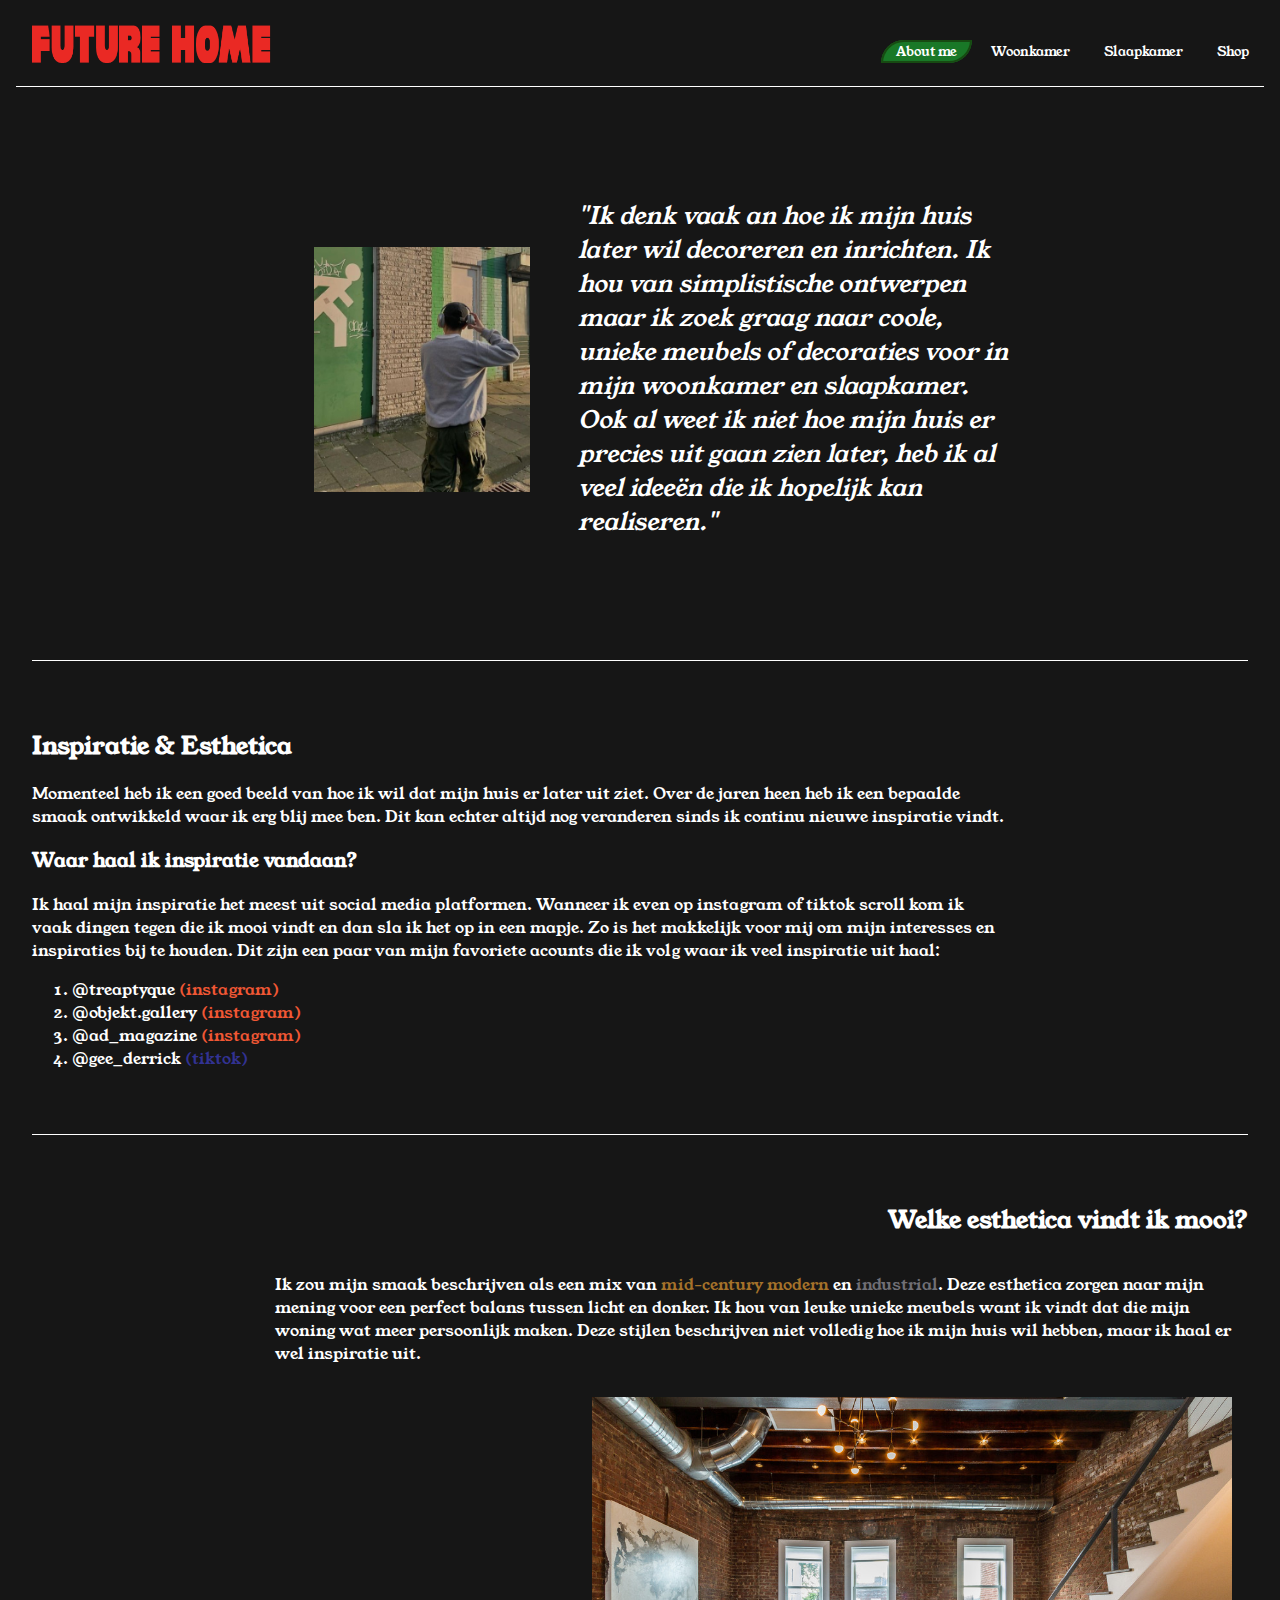
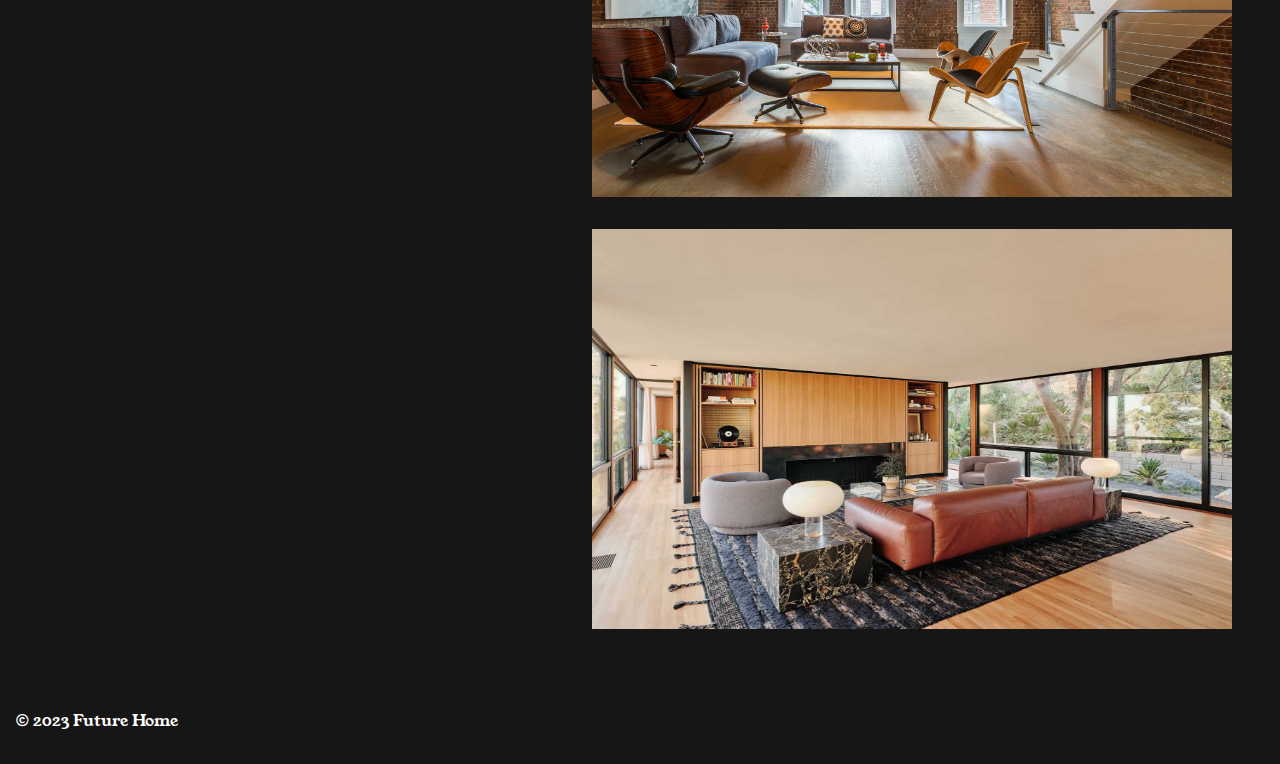
<file: aboutme.html>
<!DOCTYPE html>
<html lang="nl">

<head>
    <meta charset="UTF-8">
    <meta name="viewport" content="width=device-width, initial-scale=1.0">
    <title>Future home</title>
    <link rel="preconnect" href="https://fonts.googleapis.com">
    <link rel="preconnect" href="https://fonts.gstatic.com" crossorigin>
    <link href="https://fonts.googleapis.com/css2?family=Anton&family=Young+Serif&display=swap" rel="stylesheet">
    <link rel="preconnect" href="https://fonts.googleapis.com">
    <link rel="preconnect" href="https://fonts.gstatic.com" crossorigin>
    <link href="https://fonts.googleapis.com/css2?family=Young+Serif&display=swap" rel="stylesheet">
    <link rel="stylesheet" href="styleblad.css">
</head>

<body>
    <header>
        <a href="index.html"><img src="img/Asset5.png" alt="titel"></a>
        <nav>
            <a href="aboutme.html" class="currentpage">About me</a>
            <a href="livingroom.html">Woonkamer</a>
            <a href="bedroom.html">Slaapkamer</a>
            <a href="Shop.html">Shop</a>
        </nav>
    </header>

    <main>
        <blockquote>
            <img src="img/me.jpg" alt="pf">

            "Ik denk vaak an hoe ik mijn huis later wil decoreren en inrichten. Ik hou van simplistische ontwerpen
            maar
            ik zoek graag naar coole, unieke meubels of decoraties voor in mijn woonkamer en slaapkamer. Ook
            al
            weet ik niet hoe mijn huis er precies uit gaan zien later, heb ik al veel ideeën die ik hopelijk kan
            realiseren."
        </blockquote>

        <section class="inspo">
            <h2>Inspiratie & Esthetica</h2>
            <p>Momenteel heb ik een goed beeld van hoe ik wil dat mijn
                huis er later uit ziet. Over de jaren heen heb ik een bepaalde
                smaak ontwikkeld waar ik erg blij mee ben. Dit kan echter altijd
                nog veranderen sinds ik continu nieuwe inspiratie vindt.</p>

            <h3>Waar haal ik inspiratie vandaan?</h3>
            <p>Ik haal mijn inspiratie het meest uit social media platformen. Wanneer ik even op instagram of
                tiktok
                scroll
                kom ik vaak dingen tegen die ik mooi vindt en dan sla ik het op in een mapje. Zo is het makkelijk
                voor
                mij
                om mijn interesses en inspiraties bij te houden. Dit zijn een paar van mijn favoriete acounts die ik
                volg
                waar ik veel inspiratie uit haal:</p>

            <ol>
                <li>@treaptyque <span>(instagram)</span></li>
                <li>@objekt.gallery <span>(instagram)</span></li>
                <li>@ad_magazine <span>(instagram)</span></li>
                <li>@gee_derrick <span>(tiktok)</span></li>
            </ol>
        </section>

        <section class="esthetica">
            <h2>Welke esthetica vindt ik mooi?</h2>
            <p>
                Ik zou mijn smaak beschrijven als een mix van <span>mid-century modern</span> en
                <span>industrial</span>. Deze esthetica
                zorgen naar mijn mening voor een perfect balans tussen licht en donker. Ik hou van leuke unieke
                meubels
                want
                ik vindt dat die mijn woning wat meer persoonlijk maken. Deze stijlen beschrijven niet volledig hoe
                ik
                mijn
                huis
                wil hebben, maar ik haal er wel inspiratie uit.
            </p>
            <img src="img/industrial.jpg" alt="industrial">
            <img src="img/mid.jpg" alt="mid-century">
        </section>
    </main>

    <footer>
        <p>&copy; 2023 Future Home</p>
    </footer>

</body>

</html>
</file>
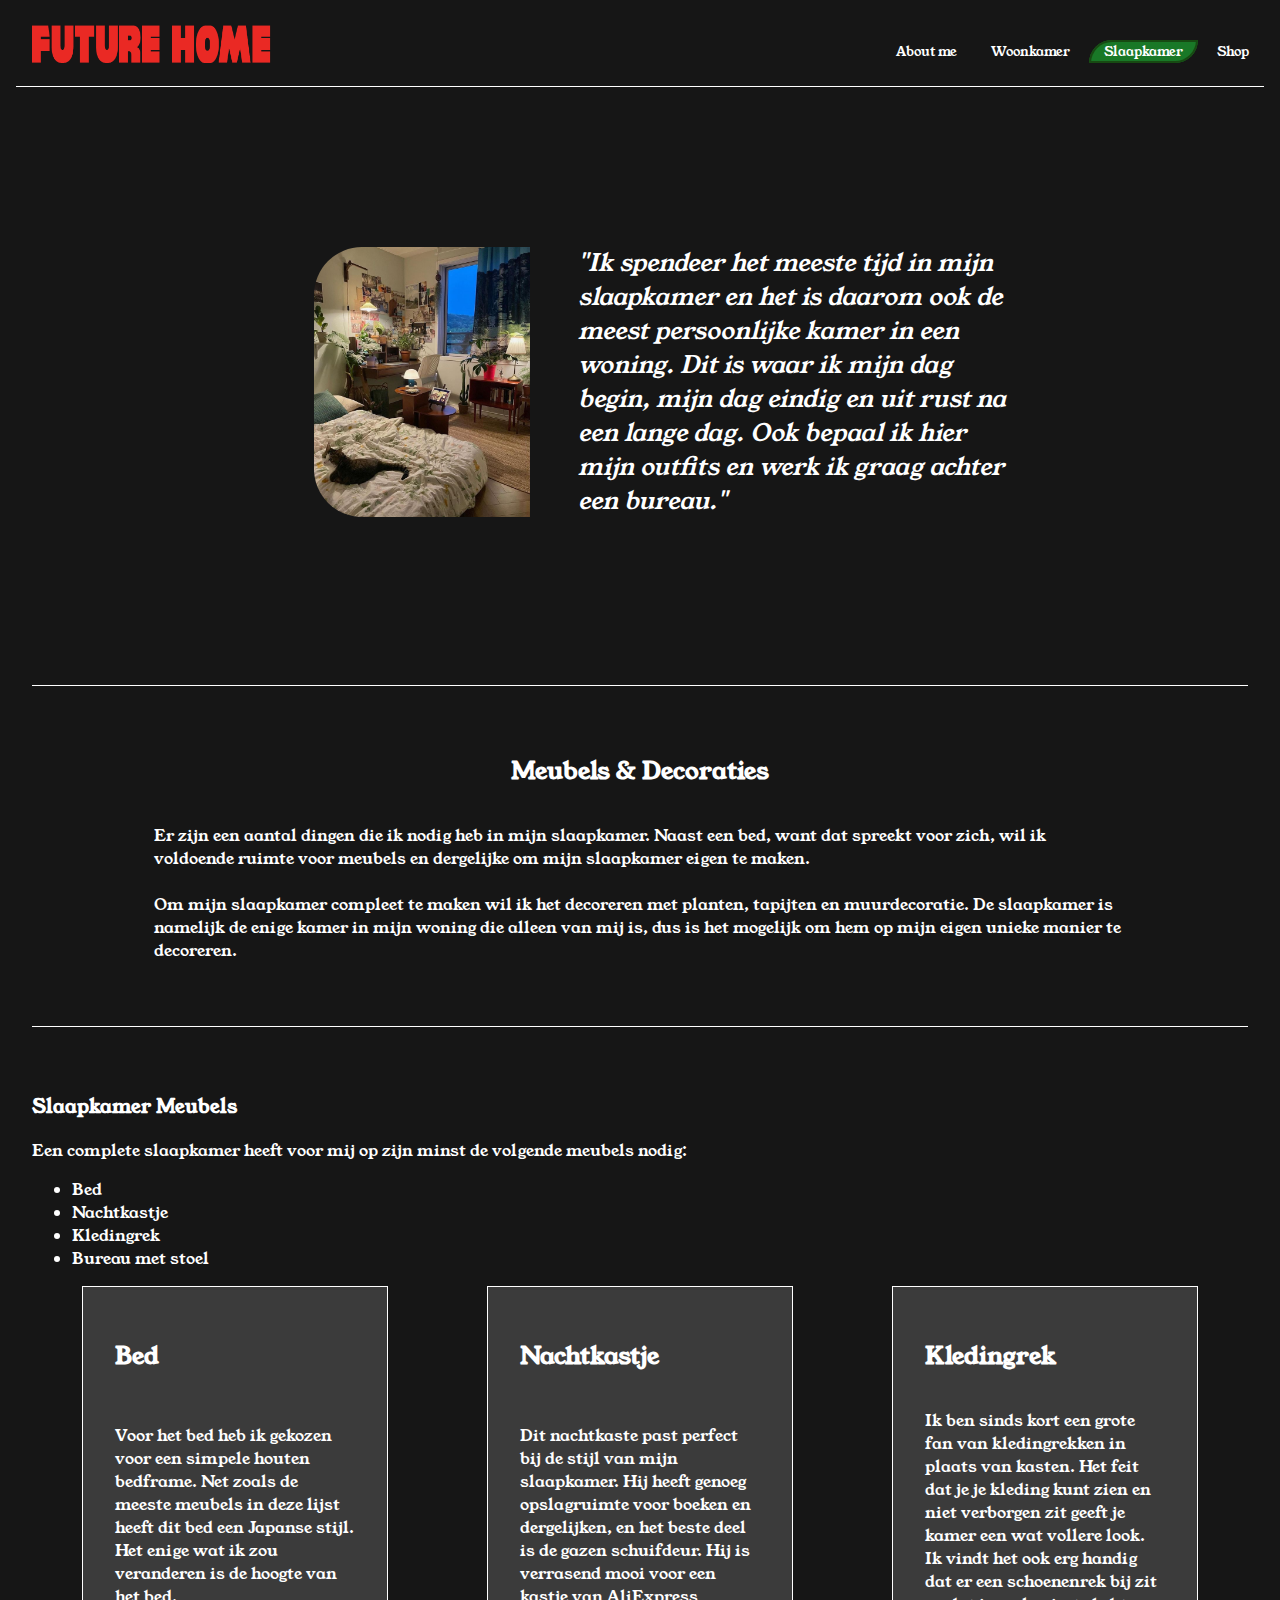
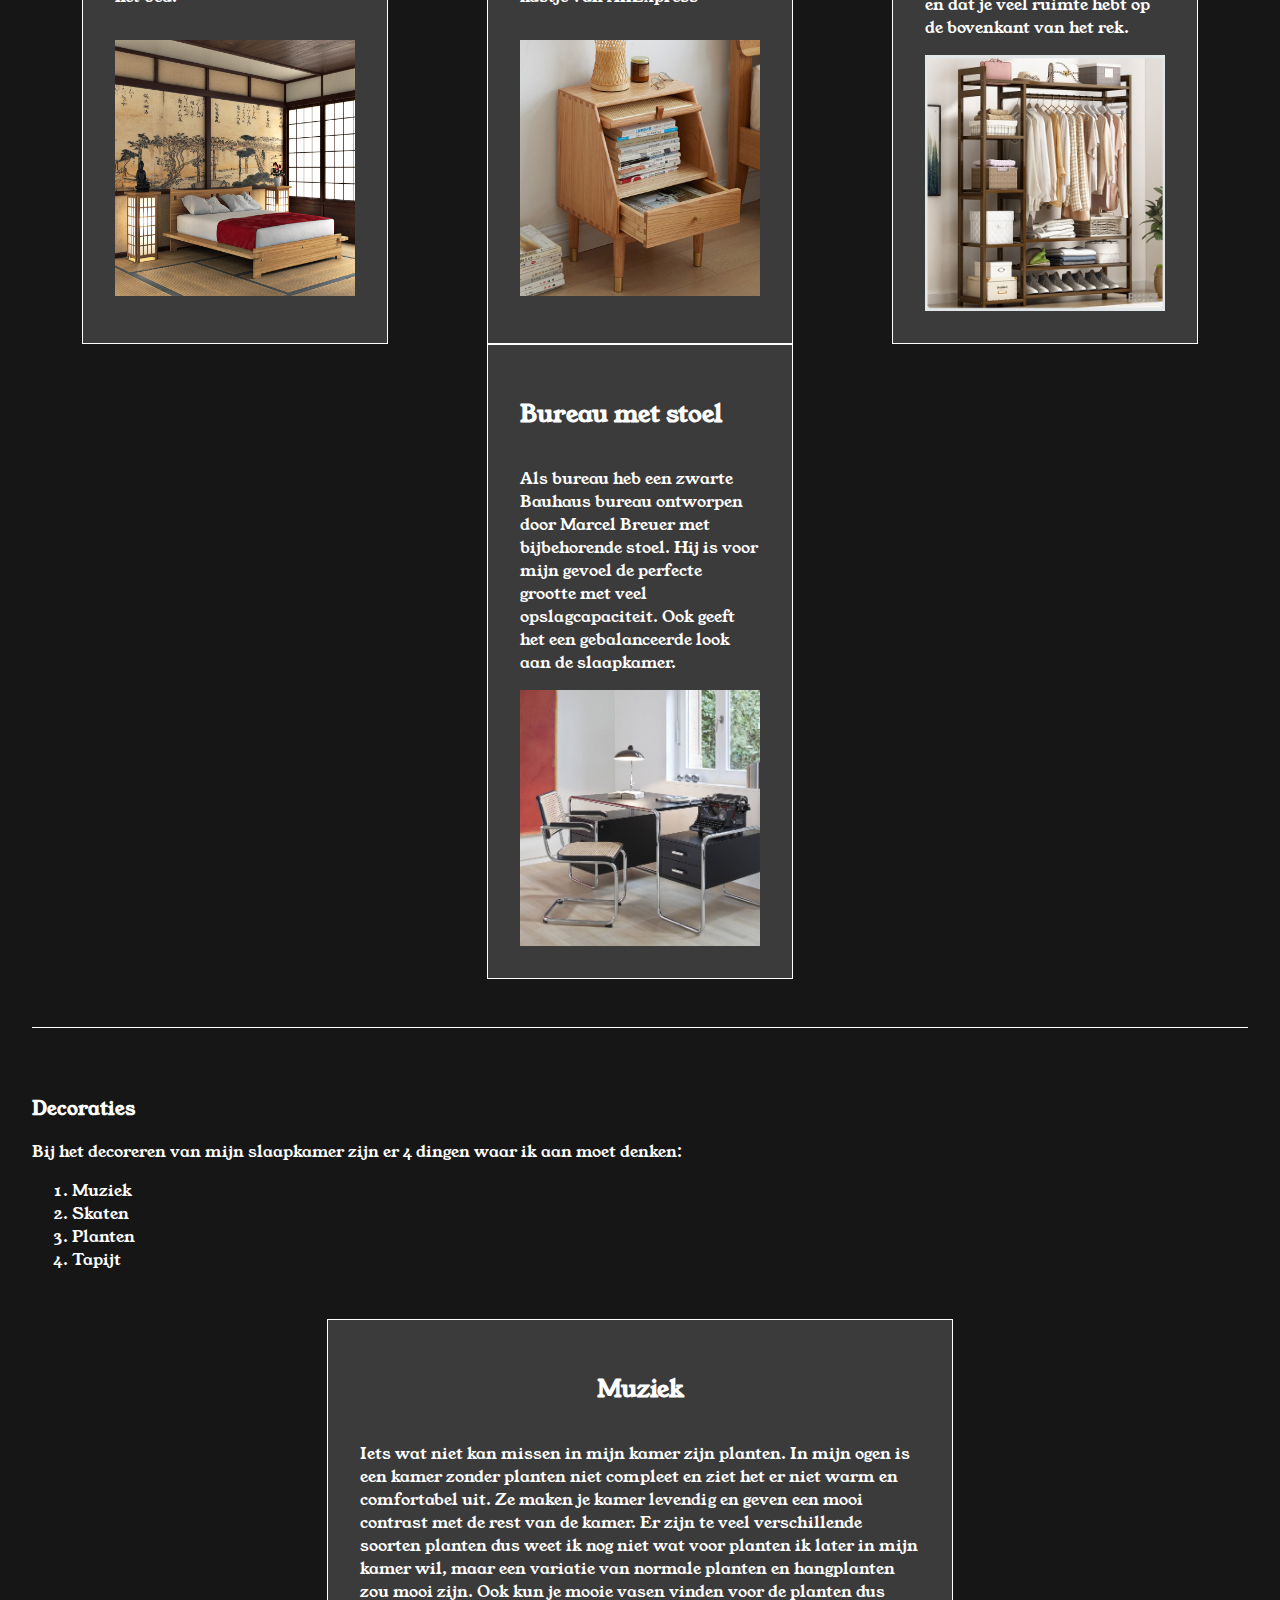
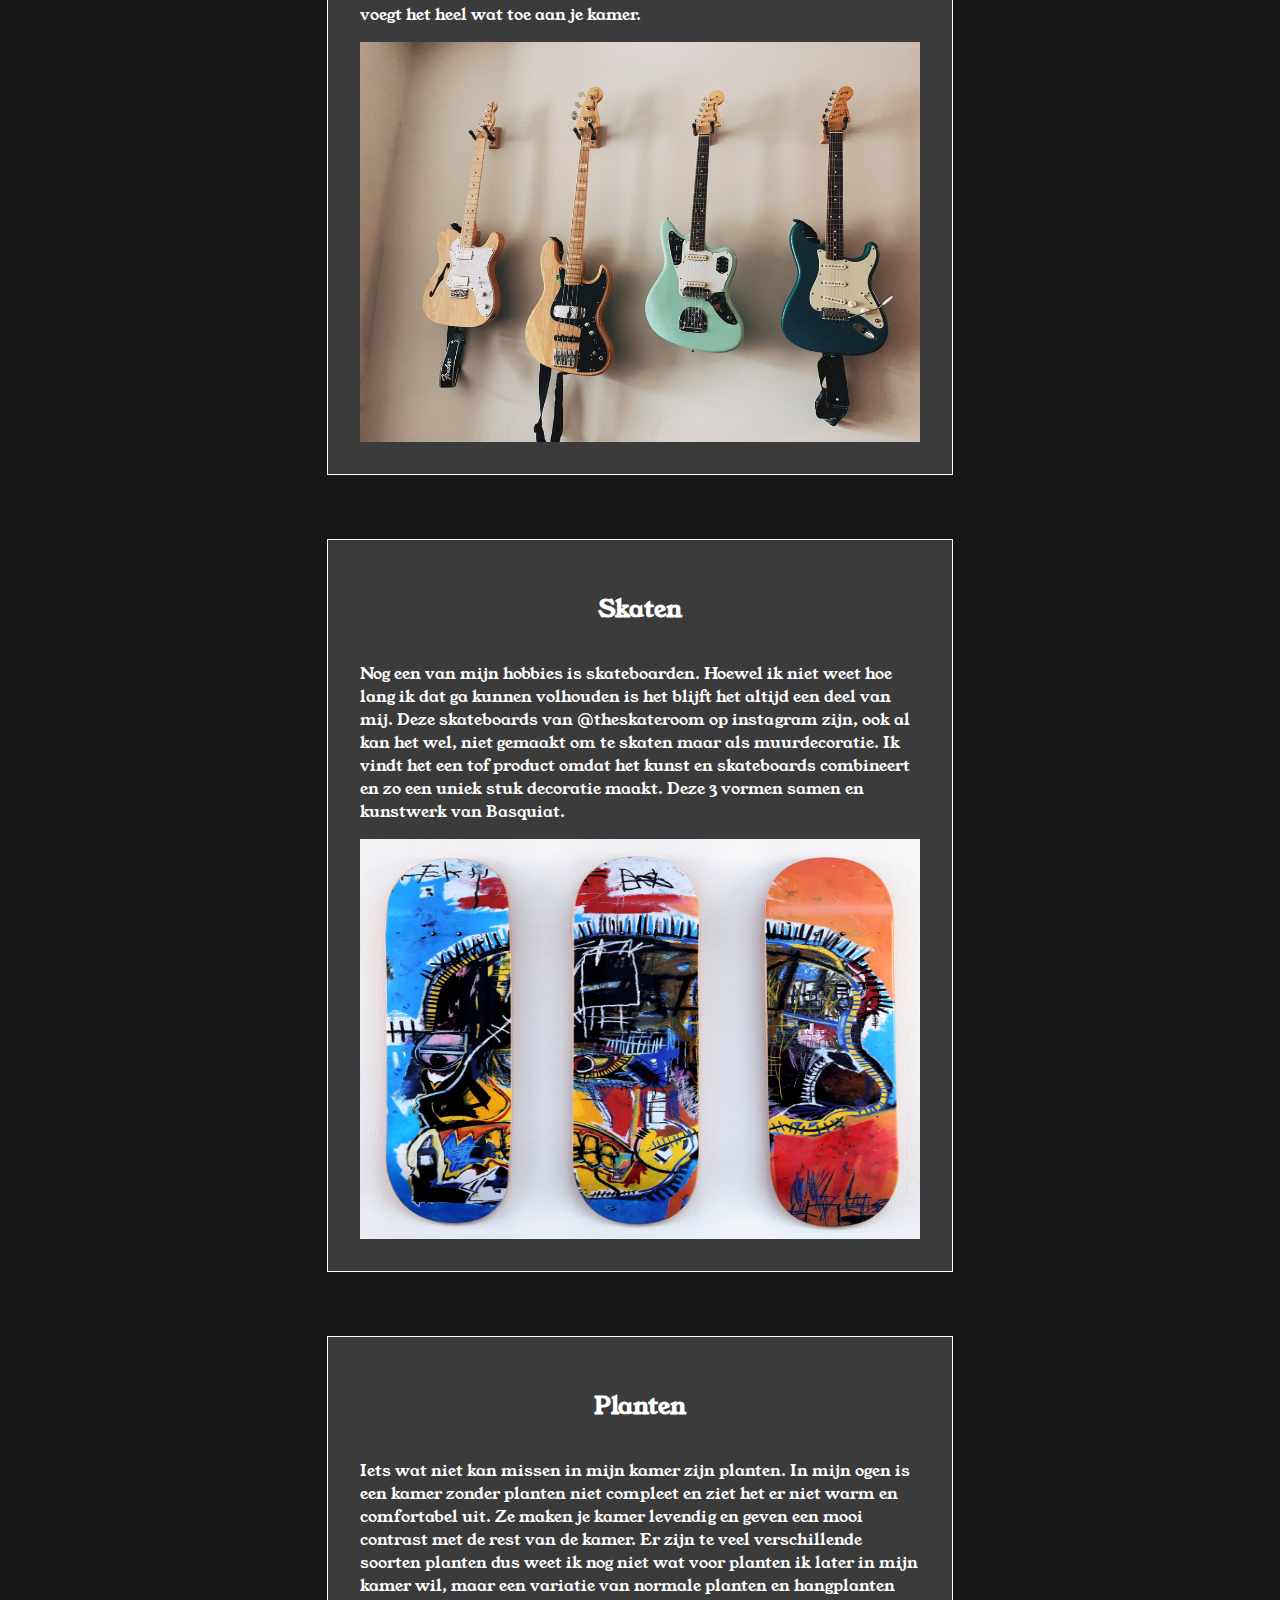
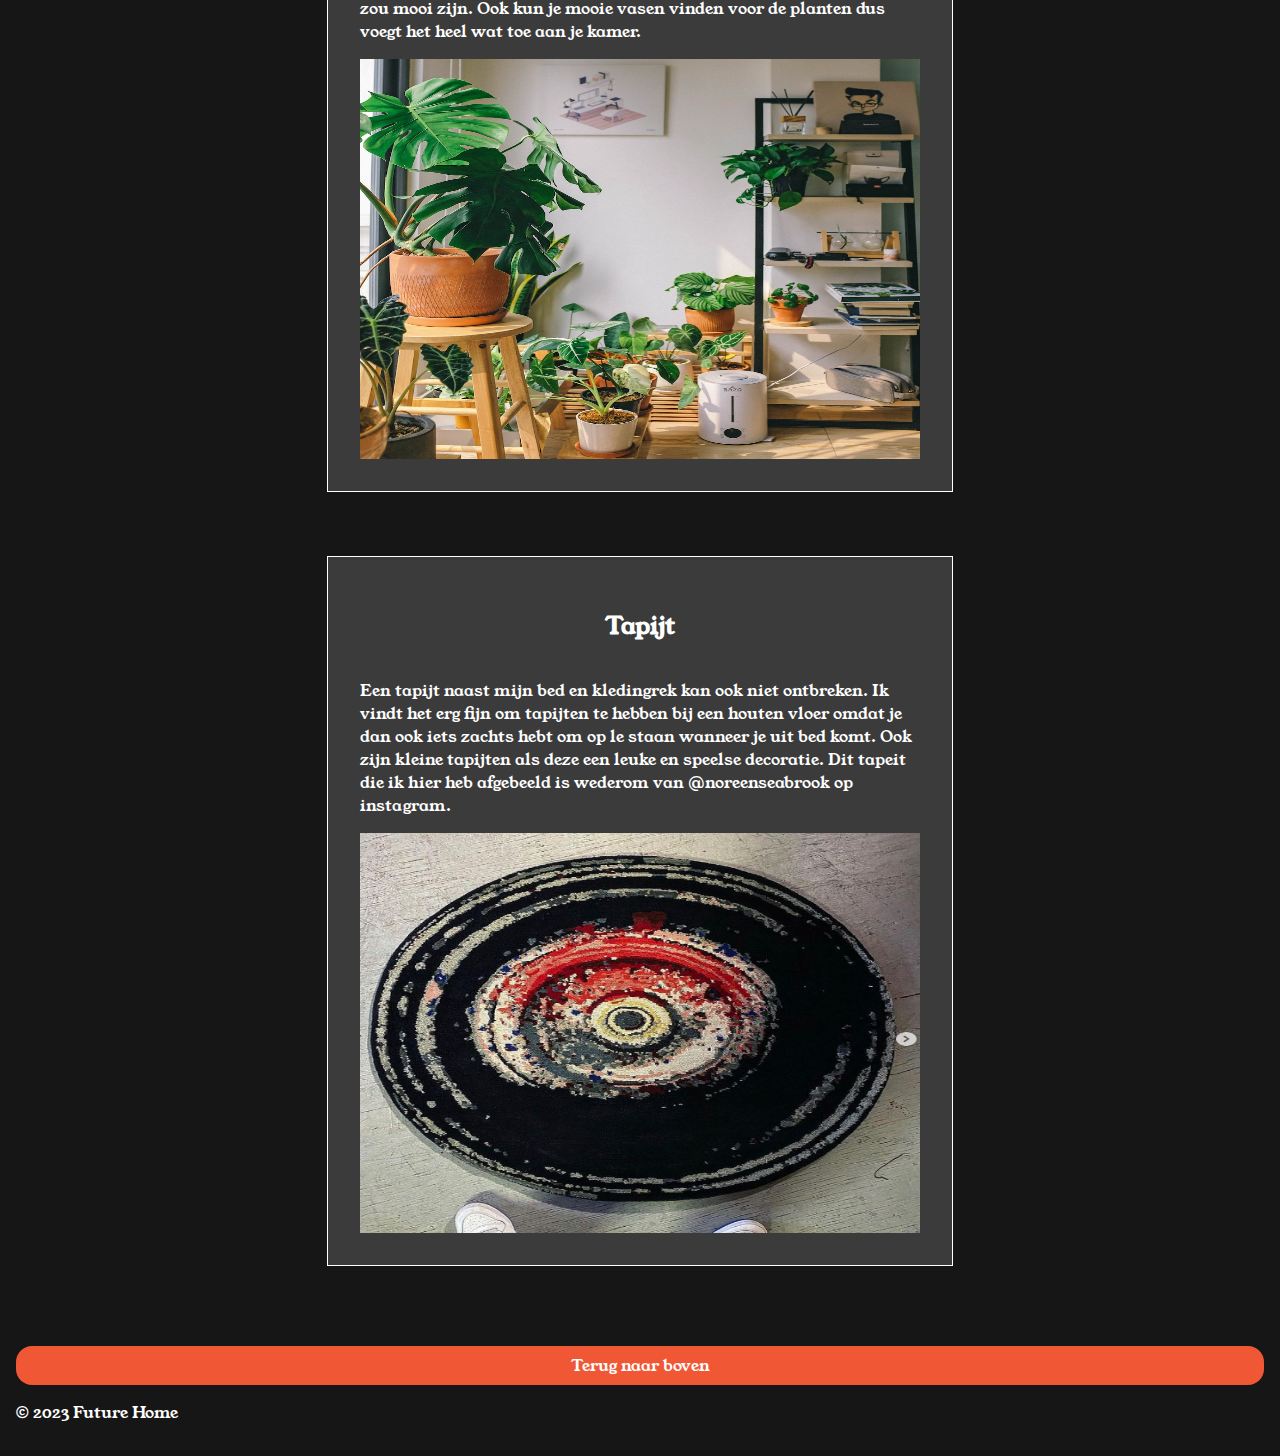
<file: bedroom.html>
<!DOCTYPE html>
<html lang="nl">

<head>
    <meta charset="UTF-8">
    <meta name="viewport" content="width=device-width, initial-scale=1.0">
    <title>Future home</title>
    <link rel="preconnect" href="https://fonts.googleapis.com">
    <link rel="preconnect" href="https://fonts.gstatic.com" crossorigin>
    <link href="https://fonts.googleapis.com/css2?family=Anton&family=Young+Serif&display=swap" rel="stylesheet">
    <link rel="preconnect" href="https://fonts.googleapis.com">
    <link rel="preconnect" href="https://fonts.gstatic.com" crossorigin>
    <link href="https://fonts.googleapis.com/css2?family=Young+Serif&display=swap" rel="stylesheet">
    <link rel="stylesheet" href="styleblad.css">
</head>

<body>
    <header>
        <a href="index.html"><img src="img/Asset5.png" alt="titel"></a>
        <nav>
            <a href="aboutme.html">About me</a>
            <a href="livingroom.html">Woonkamer</a>
            <a href="bedroom.html" class="currentpage">Slaapkamer</a>
            <a href="Shop.html">Shop</a>
        </nav>
    </header>

    <main>
        <blockquote>
            <img src="img/download.jpg" alt="bedroom" class="bedroompf">
            "Ik spendeer het meeste tijd in mijn slaapkamer en het is daarom ook de meest persoonlijke kamer in een
            woning. Dit is waar ik mijn dag begin, mijn dag eindig en uit rust na een lange dag. Ook bepaal ik hier
            mijn
            outfits en werk ik graag achter een bureau."
        </blockquote>

        <section id="sectioncenter">
            <h2>Meubels & Decoraties</h2>

            <p>
                Er zijn een aantal dingen die ik nodig heb in mijn slaapkamer. Naast een bed, want dat spreekt voor
                zich,
                wil ik voldoende ruimte voor meubels en dergelijke om mijn slaapkamer eigen te maken.

                <br><br>

                Om mijn slaapkamer compleet te maken wil ik het decoreren met planten, tapijten en muurdecoratie. De
                slaapkamer is namelijk de enige kamer in mijn woning die alleen van mij is, dus is het mogelijk om
                hem
                op
                mijn eigen unieke manier te decoreren.

            </p>
        </section>

        <section>
            <h3>Slaapkamer Meubels</h3>
            <p>Een complete slaapkamer heeft voor mij op zijn minst de volgende meubels nodig:</p>
            <ul>
                <li>Bed</li>
                <li>Nachtkastje</li>
                <li>Kledingrek</li>
                <li>Bureau met stoel</li>
            </ul>

            <div class="tegelcontainer">

                <article class="tegel">
                    <h2>Bed</h2>
                    <p> Voor het bed heb ik gekozen voor een simpele houten bedframe. Net zoals de meeste meubels in
                        deze
                        lijst
                        heeft dit bed een Japanse stijl. Het enige wat ik zou veranderen is de hoogte van het bed.
                    </p>
                    <img src="img/bed.jpg.png" alt="bed">
                </article>

                <article class="tegel">
                    <h2>Nachtkastje</h2>
                    <p>
                        Dit nachtkaste past perfect bij de stijl van mijn slaapkamer. Hij heeft genoeg opslagruimte voor
                        boeken en dergelijken, en het beste deel is de gazen schuifdeur. Hij is verrasend mooi voor een
                        kastje van AliExpress

                    </p> <img src="img/nachtkastje.jpg" alt="nachtkastje">
                </article>

                <article class="tegel">
                    <h2>Kledingrek</h2>
                    <p>
                        Ik ben sinds kort een grote fan van kledingrekken in plaats van kasten. Het feit dat je je
                        kleding
                        kunt
                        zien
                        en niet verborgen zit geeft je kamer een wat vollere look. Ik vindt het ook erg handig dat er
                        een
                        schoenenrek bij zit en dat je veel ruimte hebt op de bovenkant van het rek.
                    </p>
                    <img src="img/kledingrek.jpg" alt="rek">
                </article>

                <article class="tegel">
                    <h2>Bureau met stoel</h2>
                    <p>
                        Als bureau heb een zwarte Bauhaus bureau ontworpen door Marcel Breuer met bijbehorende stoel.
                        Hij is
                        voor
                        mijn gevoel de perfecte grootte
                        met veel opslagcapaciteit. Ook geeft het een gebalanceerde look aan de slaapkamer.
                    </p>
                    <img src="img/bureau.jpg" alt="bed">
                </article>
            </div>
        </section>

        <section>
            <h3>
                Decoraties
            </h3>

            <p> Bij het decoreren van mijn slaapkamer zijn er 4 dingen waar ik aan moet denken: </p>

            <ol>
                <li>Muziek</li>
                <li>Skaten</li>
                <li>Planten</li>
                <li>Tapijt</li>
            </ol>
            <div class="tegelcontainer2">
                <article class="tegel2">
                    <h2>Muziek</h2>
                    <p>
                        Iets wat niet kan missen in mijn kamer zijn planten. In mijn ogen is een kamer zonder planten
                        niet
                        compleet
                        en ziet het er niet warm en comfortabel uit. Ze maken je kamer levendig en geven een mooi
                        contrast
                        met
                        de
                        rest van de kamer. Er zijn te veel verschillende soorten planten dus weet ik nog niet wat voor
                        planten
                        ik
                        later in mijn kamer wil, maar een variatie van normale planten en hangplanten zou mooi zijn. Ook
                        kun
                        je
                        mooie vasen vinden voor de planten dus voegt het heel wat toe aan je kamer.
                    </p>
                    <img src="img/guitars.jpg" alt="guitars">
                </article>

                <article class="tegel2">
                    <h2>Skaten</h2>
                    <p>
                        Nog een van mijn hobbies is skateboarden. Hoewel ik niet weet hoe lang ik dat ga kunnen
                        volhouden is
                        het
                        blijft het altijd een deel van mij. Deze skateboards van @theskateroom op instagram zijn, ook al
                        kan
                        het
                        wel, niet gemaakt om te skaten maar als muurdecoratie. Ik vindt het een tof product omdat het
                        kunst
                        en
                        skateboards combineert en zo een uniek stuk decoratie maakt. Deze 3 vormen samen en kunstwerk
                        van
                        Basquiat.
                    </p>

                    <img src="img/basquiat.jpg" alt="basquiat">
                </article>

                <article class="tegel2">
                    <h2>Planten</h2>
                    <p>
                        Iets wat niet kan missen in mijn kamer zijn planten. In mijn ogen is een kamer zonder planten
                        niet
                        compleet
                        en ziet het er niet warm en comfortabel uit. Ze maken je kamer levendig en geven een mooi
                        contrast
                        met
                        de
                        rest van de kamer. Er zijn te veel verschillende soorten planten dus weet ik nog niet wat voor
                        planten
                        ik
                        later in mijn kamer wil, maar een variatie van normale planten en hangplanten zou mooi zijn. Ook
                        kun
                        je
                        mooie vasen vinden voor de planten dus voegt het heel wat toe aan je kamer.
                    </p>
                    <img src="img/plants.jpg" alt="planten">
                </article>

                <article class="tegel2">
                    <h2>Tapijt</h2>
                    <p>
                        Een tapijt naast mijn bed en kledingrek kan ook niet ontbreken. Ik vindt het erg fijn om
                        tapijten te
                        hebben
                        bij een houten vloer omdat je dan ook iets zachts hebt om op le staan wanneer je uit bed komt.
                        Ook
                        zijn
                        kleine tapijten als deze een leuke en speelse decoratie. Dit tapeit die ik hier heb afgebeeld is
                        wederom van @noreenseabrook op instagram.
                    </p>
                    <img src="img/noreen3.jpg" alt="noreen3">
                </article>

            </div>

        </section>

        <a href="bedroom.html" class="terug">Terug naar boven</a>

    </main>

    <footer>
        <p>&copy; 2023 Future Home</p>
    </footer>

</body>
</file>
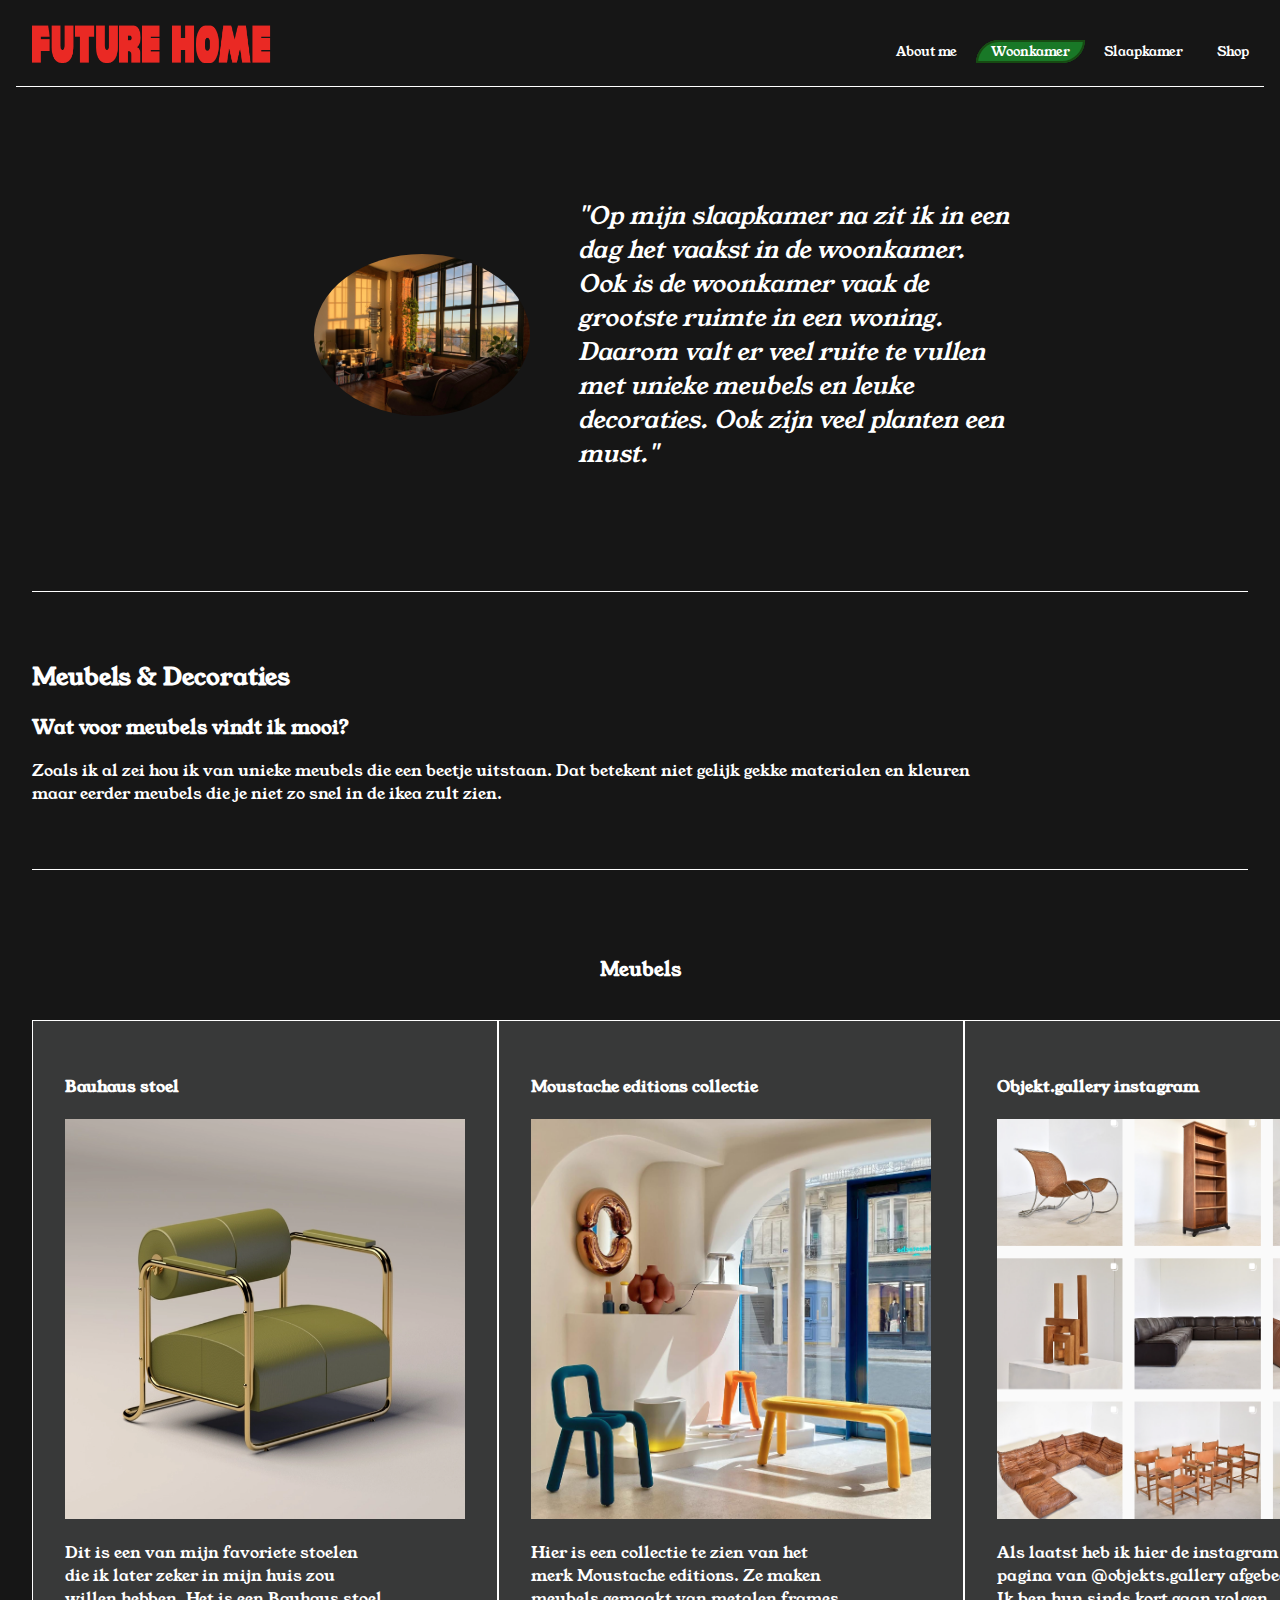
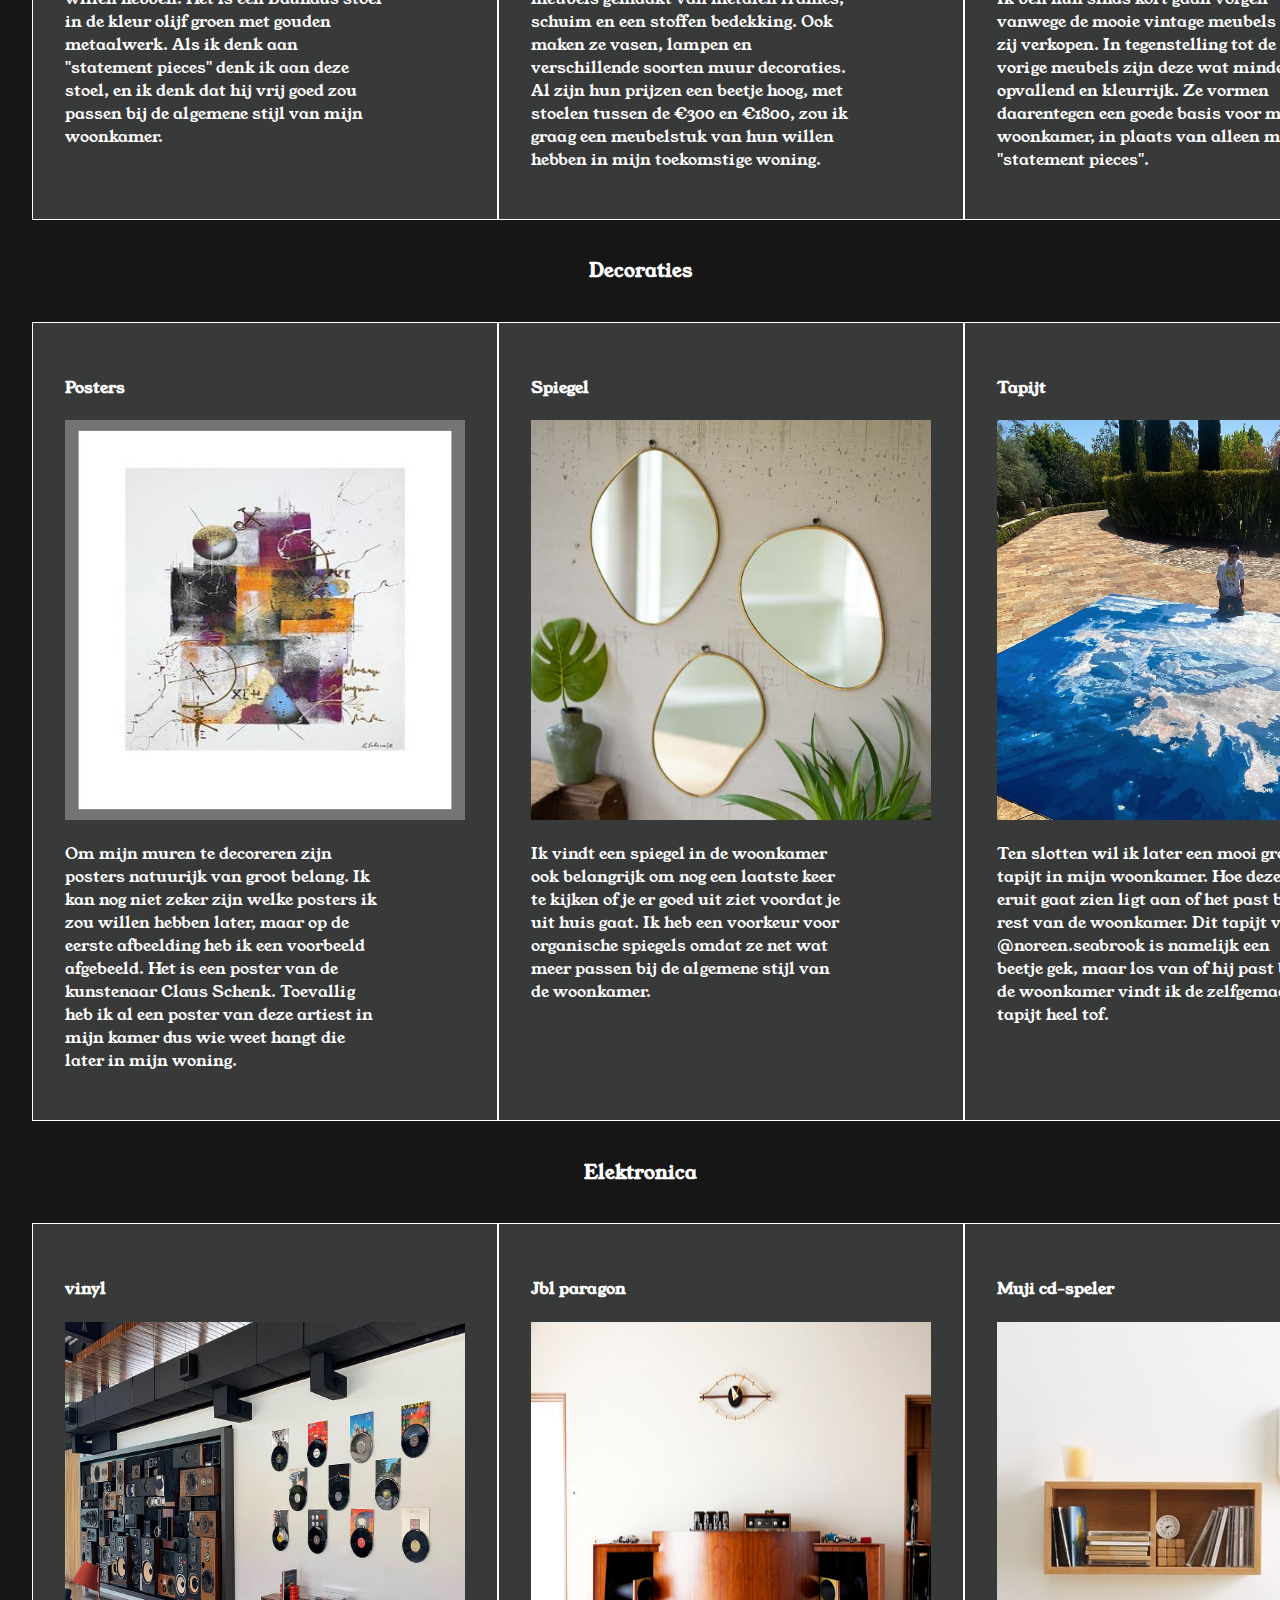
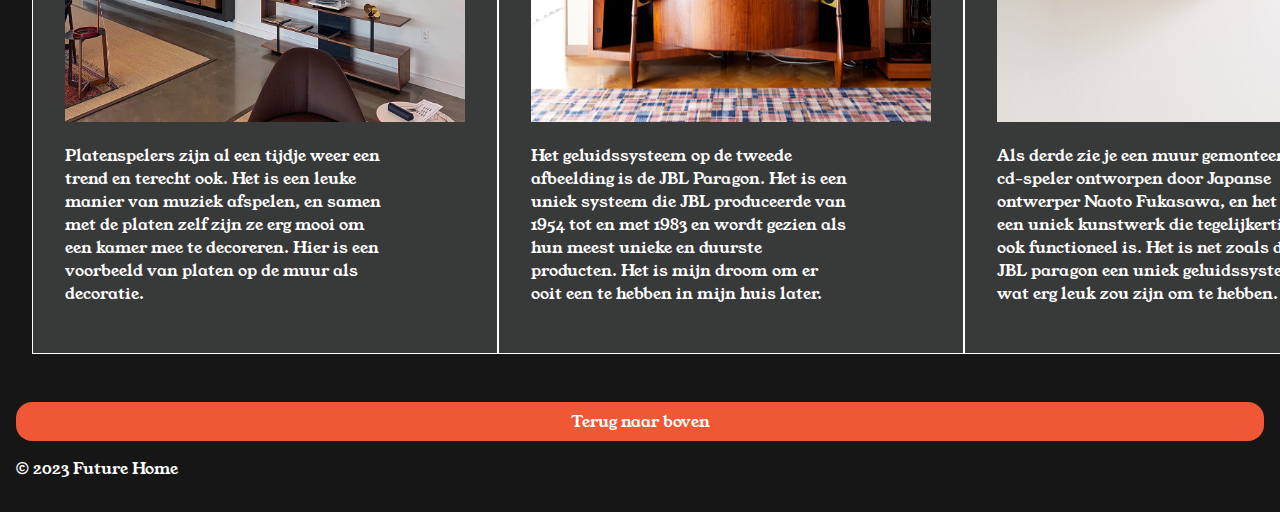
<file: livingroom.html>
<!DOCTYPE html>
<html lang="nl">

<head>
    <meta charset="UTF-8">
    <meta name="viewport" content="width=device-width, initial-scale=1.0">
    <title>Future home</title>
    <link rel="preconnect" href="https://fonts.googleapis.com">
    <link rel="preconnect" href="https://fonts.gstatic.com" crossorigin>
    <link href="https://fonts.googleapis.com/css2?family=Anton&family=Young+Serif&display=swap" rel="stylesheet">
    <link rel="preconnect" href="https://fonts.googleapis.com">
    <link rel="preconnect" href="https://fonts.gstatic.com" crossorigin>
    <link href="https://fonts.googleapis.com/css2?family=Young+Serif&display=swap" rel="stylesheet">
    <link rel="stylesheet" href="styleblad.css">
</head>

<body>
    <header>
        <a href="index.html"><img src="img/Asset5.png" alt="titel"></a>
        <nav>
            <a href="aboutme.html">About me</a>
            <a href="livingroom.html" class="currentpage">Woonkamer</a>
            <a href="bedroom.html">Slaapkamer</a>
            <a href="Shop.html">Shop</a>
        </nav>
    </header>

    <main>
        <blockquote>
            <img src="img/livingroom.jpg" alt="livingroom" class="livingroompf">
            "Op mijn slaapkamer na zit ik in een dag het vaakst in de woonkamer. Ook is de woonkamer vaak de grootste
            ruimte in een woning.
            Daarom valt er veel ruite te vullen met unieke
            meubels en leuke decoraties. Ook zijn veel planten een must."
        </blockquote>

        <section class="sectioncenter">
            <h2>Meubels & Decoraties</h2>
            <h3> Wat voor meubels vindt ik mooi?</h3>
            <p>
                Zoals ik al zei hou ik van unieke meubels die een beetje uitstaan. Dat betekent niet gelijk
                gekke
                materialen
                en kleuren maar eerder meubels die je niet zo snel in de ikea zult zien.
            </p>
        </section>

        <section>
            <h3 id="kopje">Meubels</h3>

            <div class="container">

                <article>
                    <h4>Bauhaus stoel</h4>
                    <img src="img/fav-chair.jpg" alt="bauhaus">
                    <p>Dit is een van mijn favoriete stoelen die ik later zeker in mijn huis zou willen hebben. Het
                        is een Bauhaus stoel in de kleur olijf groen met gouden metaalwerk. Als ik denk aan "statement
                        pieces"
                        denk ik aan deze stoel, en ik denk dat hij vrij goed zou passen bij de algemene stijl van mijn
                        woonkamer.
                    </p>
                </article>

                <article>
                    <h4>Moustache editions collectie</h4>
                    <img src="img/moustache.jpg" alt="moustache">
                    <p>
                        Hier is een collectie te zien van het merk Moustache editions. Ze maken
                        meubels gemaakt van metalen frames, schuim en een stoffen bedekking. Ook maken ze vasen, lampen
                        en
                        verschillende
                        soorten muur decoraties. Al zijn hun prijzen een beetje hoog, met stoelen tussen de €300 en
                        €1800,
                        zou
                        ik
                        graag een meubelstuk
                        van hun willen hebben in mijn toekomstige woning.
                    </p>
                </article>

                <article>
                    <h4>Objekt.gallery instagram</h4>
                    <img src="img/objekts.jpg" alt="objekt">
                    <p>
                        Als laatst heb ik hier de instagram pagina van @objekts.gallery afgebeeld. Ik ben hun sinds kort
                        gaan volgen vanwege de mooie vintage meubels die zij verkopen. In tegenstelling tot de vorige
                        meubels
                        zijn
                        deze wat minder opvallend en kleurrijk. Ze vormen daarentegen een goede basis voor mijn
                        woonkamer,
                        in
                        plaats van alleen maar "statement pieces".
                    </p>
                </article>

            </div>

            <h3 id="kopje">Decoraties</h3>

            <div class="container">
                <article>
                    <h4>Posters</h4>
                    <img src="img/claus-schenk.jpg" alt="claus">
                    <p>Om mijn muren te decoreren zijn posters natuurijk van groot belang. Ik kan nog niet zeker
                        zijn welke
                        posters
                        ik zou willen hebben later, maar op de eerste afbeelding heb ik een voorbeeld afgebeeld. Het is
                        een
                        poster van de
                        kunstenaar Claus Schenk. Toevallig heb ik al een
                        poster van
                        deze
                        artiest in mijn kamer dus wie weet hangt die later in mijn woning.
                    </p>
                </article>

                <article>
                    <h4>Spiegel</h4>
                    <img src="img/mirrors.jpg" alt="mirror">
                    <p>
                        Ik vindt een spiegel in de woonkamer ook belangrijk om nog een laatste keer te kijken of je
                        er goed uit
                        ziet
                        voordat je uit huis gaat. Ik heb een voorkeur voor organische spiegels omdat ze net wat meer
                        passen bij
                        de
                        algemene stijl van de woonkamer.
                    </p>
                </article>

                <article>
                    <h4>Tapijt</h4>
                    <img src="img/noreen2.jpg" alt="noreen" class="breder">
                    <p>
                        Ten slotten wil ik later een mooi groot tapijt in mijn woonkamer. Hoe deze eruit gaat zien
                        ligt aan of
                        het
                        past bij de rest van de woonkamer. Dit tapijt van @noreen.seabrook is namelijk een
                        beetje gek, maar
                        los
                        van of hij past bij de woonkamer vindt ik de zelfgemaakte tapijt heel tof.
                    </p>
                </article>
            </div>

            <h3 id="kopje">Elektronica</h3>

            <div class="container">
                <article>
                    <h4>vinyl</h4>
                    <img src="img/vinyl-wall.jpg" alt="vinyl">
                    <p>Platenspelers zijn al een tijdje weer een trend en terecht ook. Het is een leuke manier van
                        muziek
                        afspelen,
                        en samen met de platen zelf zijn ze erg mooi om een kamer mee te decoreren. Hier is een
                        voorbeeld van platen op de muur als decoratie.
                    </p>
                </article>

                <article>
                    <h4>Jbl paragon</h4>
                    <img src="img/jbl-paragon.jpg" alt="jbl" class="breder">
                    <p>
                        Het geluidssysteem op de tweede afbeelding is de JBL Paragon. Het is een uniek systeem die
                    JBL
                    produceerde
                    van
                    1954 tot en met 1983 en wordt gezien als hun meest unieke en duurste producten. Het is mijn
                    droom om er
                    ooit
                    een te hebben in mijn huis later.
                    </p>
                </article>

                <article>
                    <h4>Muji cd-speler</h4>
                    <img src="img/muji-cd.jpg" alt="muji">
                    <p>
                        Als derde zie je een muur gemonteerde cd-speler ontworpen door Japanse ontwerper Naoto
                        Fukasawa,
                        en
                        het is een
                        uniek
                        kunstwerk die tegelijkertijd ook functioneel is. Het is net zoals de JBL paragon een uniek
                        geluidssysteem
                        wat erg leuk zou zijn om te hebben.
                    </p>
                </article>

            </div>
        </section>

        <a href="livingroom.html" class="terug">Terug naar boven</a>

    </main>

    <footer>
        <p>&copy; 2023 Future Home</p>
    </footer>


</body>
</file>
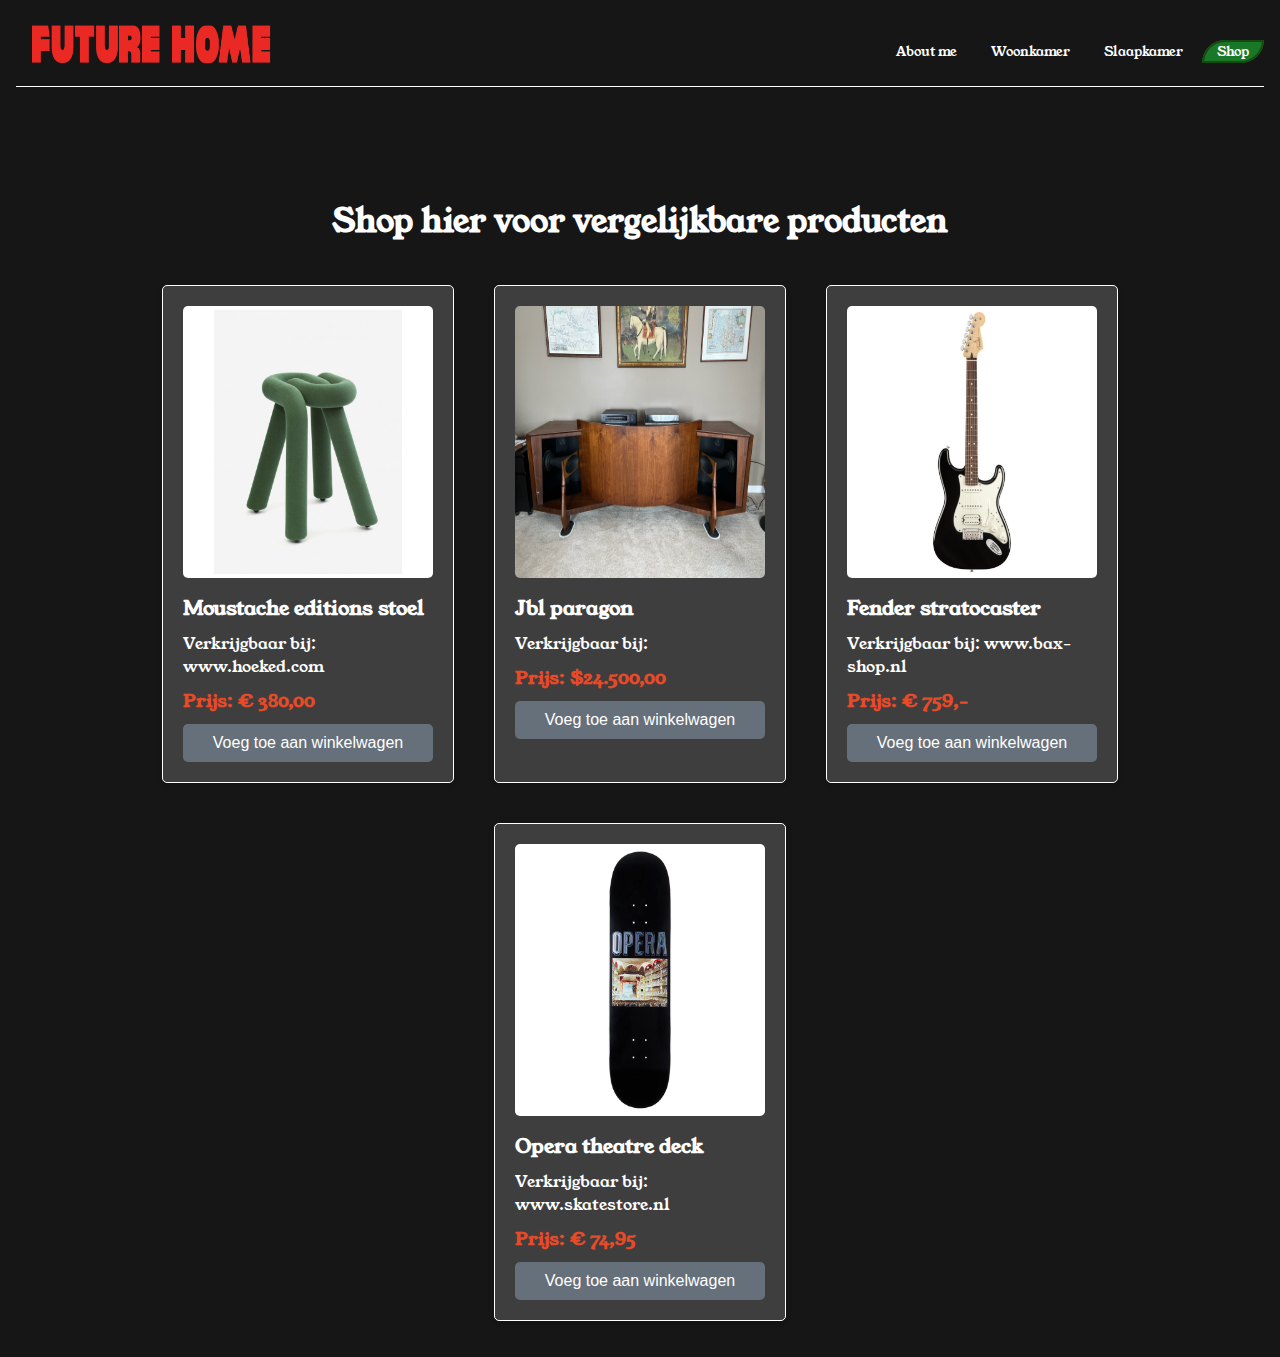
<file: Shop.html>
<!DOCTYPE html>
<html lang="nl">

<head>
    <meta charset="UTF-8">
    <meta name="viewport" content="width=device-width, initial-scale=1.0">
    <title>Future home</title>
    <link rel="preconnect" href="https://fonts.googleapis.com">
    <link rel="preconnect" href="https://fonts.gstatic.com" crossorigin>
    <link href="https://fonts.googleapis.com/css2?family=Anton&family=Young+Serif&display=swap" rel="stylesheet">
    <link rel="preconnect" href="https://fonts.googleapis.com">
    <link rel="preconnect" href="https://fonts.gstatic.com" crossorigin>
    <link href="https://fonts.googleapis.com/css2?family=Young+Serif&display=swap" rel="stylesheet">
    <link rel="stylesheet" href="styleblad.css">
</head>

<body>
    <header>
        <a href="index.html"><img src="img/Asset5.png" alt="titel"></a>
        <nav>
            <a href="aboutme.html">About me</a>
            <a href="livingroom.html">Woonkamer</a>
            <a href="bedroom.html">Slaapkamer</a>
            <a href="Shop.html" class="currentpage">Shop</a>
        </nav>
    </header>

<main>

    <h1 id="h1shop">Shop hier voor vergelijkbare producten</h1>

    <div class="container2">
        <article class="product">
            <img src="img/product 1.jpg" alt="Product 1">
            <h2>Moustache editions stoel</h2>
            <p>Verkrijgbaar bij: www.hoeked.com</p>
            <p class="price">Prijs: € 380,00</p>
            <button class="add-to-cart">Voeg toe aan winkelwagen</button>
        </article>
    
        <article class="product">
            <img src="img/product 2.jpg" alt="Product 2">
            <h2>Jbl paragon</h2>
            <p>Verkrijgbaar bij: <www class="ebay com"></www></p>
            <p class="price">Prijs: $24.500,00</p>
            <button class="add-to-cart">Voeg toe aan winkelwagen</button>
        </article>
    
        <article class="product">
            <img src="img/product 3.jpg" alt="Product 3">
            <h2>Fender stratocaster</h2>
            <p>Verkrijgbaar bij: www.bax-shop.nl</p>
            <p class="price">Prijs: € 759,-</p>
            <button class="add-to-cart">Voeg toe aan winkelwagen</button>
        </article>
    
        <article class="product">
            <img src="img/product 4.jpg" alt="Product 4">
            <h2>Opera theatre deck</h2>
            <p>Verkrijgbaar bij: www.skatestore.nl</p>
            <p class="price">Prijs: € 74,95</p>
            <button class="add-to-cart">Voeg toe aan winkelwagen</button>
        </article>
    </div>    
</main>
</body>
</file>
<file: styleblad.css>
#first {
    background-color: rgb(0, 0, 0);
    color: rgb(28, 27, 26);
    background-image: url(img/background.roomcrop.jpg);
    background-size: cover;
    background-position: center top;
    font-family: 'Young Serif', serif;
    overflow: hidden;
    margin: 0;
}

body {
    background-color: rgb(22, 22, 22);
    color: rgb(255, 255, 255);
    font-family: 'Young Serif', serif;
    margin: 0;
    padding: 1em;
}


nav a {
    color: rgb(255, 255, 255);
    border: solid 2px;
    text-decoration: none;
    border-top-left-radius: 2em;
    border-bottom-right-radius: 2em;
    border-color: transparent;
    font-family: 'Young Serif', serif;
    font-size: small;
    padding-left: 1em;
    padding-right: 1em;
}

a:hover {
    border-color: rgb(25, 94, 35);
    transition: border-color 0.7s ease;
}

.headerlanding {
    display: flex;
    margin-top: 20em;
    border-bottom: 1px solid;
    margin-bottom: 33em;
    border-color: white;
    justify-content: space-between;
    align-items: center;
}

.headerlanding img {
    margin-left: 1em;
}

header {
    display: flex;
    border-bottom: 1px solid;
    margin-bottom: 7em;
    border-color: white;
    justify-content: space-between;
    align-items: center;
}

header img {
    margin-left: 1em;
    width: 15em;
}

blockquote {
    color: rgb(255, 255, 255);
    display: flex;
    justify-content: center;
    align-items: center;
    margin: auto;
    margin-bottom: 5em;
    max-width: 60%;
    font-style: italic;
    font-size: x-large;
}

blockquote img {
    max-width: 9em;
    margin: 2em;
}

section {
    border-top: 1px solid;
    padding-top: 3em;
    padding-bottom: 3em;
    margin-left: 1em;
    margin-right: 1em;
}

section p {
    width: 80%;
}

span {
    color: rgb(240, 87, 52);
}

ol li:nth-child(4) span {
    color: rgb(50, 50, 146);
}


.esthetica span:first-child {
    color: rgb(165, 114, 42);
}

.esthetica span:nth-child(2) {
    color: rgb(112, 111, 117);
}

.esthetica {
    display: flex;
    flex-wrap: wrap;
    flex-direction: row-reverse;
}

.esthetica img {
    display: flex;
    width: 40em;
    height: 25em;
    margin: 1em;
}

.currentpage {
    border: solid 2px;
    text-decoration: none;
    border-top-left-radius: 2em;
    border-bottom-right-radius: 2em;
    border-color: rgb(23, 74, 18);
    background-color: rgb(25, 120, 39);
}

#kopje {
    display: flex;
    justify-content: center;
    margin: 2em;
}

.livingroompf {
    border-radius: 100%;
}

.bedroompf {
    border-bottom-left-radius: 2em;
    border-top-left-radius: 2em;
}


.container {
    display: flex;
}

article {
    width: 100%;
    background-color: rgb(56, 57, 57);
    padding: 2em;
    border: 1px solid;
}

article img {
    width: 25em;
    height: 25em;
}

.terug {
    display: flex;
    justify-content: center;

    border-radius: 1em;
    padding: 0.5em;
    text-decoration: none;
    color: rgb(255, 255, 255);
    background-color: rgb(240, 87, 52)
}

.terug:hover {
    background-color: rgb(26, 103, 33);
    transition: background-color 0.7s ease-in-out;
}

#sectioncenter {
    display: flex;
    flex-direction: column;
    align-items: center;
}

.tegelcontainer{
    display: flex;
    flex-wrap: wrap;
    justify-content: space-around;
}

.tegelcontainer img{
    height: 16em;
}

.tegel{
    padding: 2em;
    background-color: rgb(59, 59, 59);
    width: 15em;
    display: flex;
    flex-wrap: wrap;
}

.tegel img{
    width: 15em;
}

.tegel p{
    width: 100%;
}

.tegelcontainer2{
    display: flex;
    flex-wrap: wrap;
    justify-content: space-evenly;
}

.tegel2{
    padding: 2em;
    background-color: rgb(59, 59, 59);
    width: 35em;
    display: flex;
    flex-wrap: wrap;
    justify-content: center;
    margin: 2em;
}

.tegel2 img{
    width: 35em;
}

.tegel2 p{
    width: 100%;
}



.container2 {
    display: flex;
    flex-wrap: wrap;
    justify-content: center;
}

.product {
    background-color: #3e3e3e;
    width: 250px;
    margin: 20px;
    padding: 20px;
    border-radius: 5px;
    box-shadow: 0px 2px 5px rgba(0, 0, 0, 0.2);
}

.product img {
    max-width: 100%;
    border-radius: 5px;
    height: 17em;
}

.product h2 {
    font-size: 20px;
    margin: 10px 0;
}

.product p {
    font-size: 16px;
    margin: 10px 0;
}

.product .price {
    font-size: 18px;
    font-weight: bold;
    color: #e84a27;
}

.add-to-cart {
    background-color: #66707a;
    color: #fff;
    border: none;
    padding: 10px 20px;
    font-size: 16px;
    cursor: pointer;
    border-radius: 5px;
    width: 100%;
}

.add-to-cart:hover {
    background-color: #0056b3;
}

#h1shop{
    display: flex;
    justify-content: center;
}
</file>
